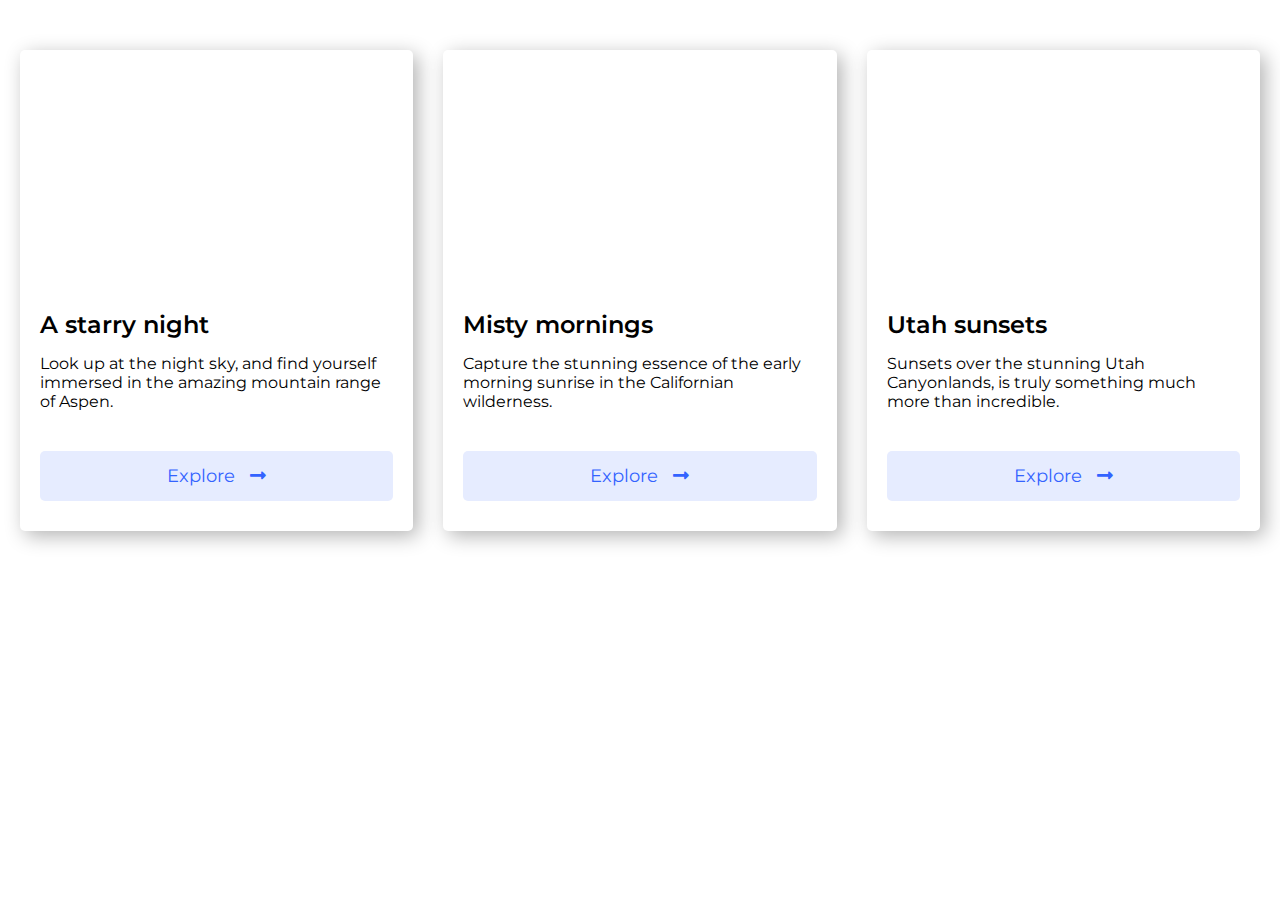
<file: Finished/index.html>
<!DOCTYPE html>
<html lang="en">
<head>
    <meta charset="UTF-8">
    <meta http-equiv="X-UA-Compatible" content="IE=edge">
    <meta name="viewport" content="width=device-width, initial-scale=1.0">
    <link rel="stylesheet" href="https://cdnjs.cloudflare.com/ajax/libs/font-awesome/5.15.4/css/all.min.css">
    <link rel="stylesheet" href="style.css">
    <title>Responsive Card Design</title>
</head>
<body>

    <!-- Container -->
    <div class="container">

        <!-- Card One -->
        <div class="card">
            <div class="card-img"></div>
            <div class="card-body">
                <h3 class="card-title">A starry night</h3>
                <p>Look up at the night sky, and find yourself immersed in the amazing mountain range of Aspen.</p>
                <a href="#" class="card-btn">Explore <i class="fas fa-long-arrow-alt-right"></i></a>
            </div>
        </div>

        <!-- Card Two -->
        <div class="card">
            <div class="card-img"></div>
            <div class="card-body">
                <h3 class="card-title">Misty mornings</h3>
                <p>Capture the stunning essence of the early morning sunrise in the Californian wilderness.</p>
                <a href="#" class="card-btn">Explore <i class="fas fa-long-arrow-alt-right"></i></a>
            </div>
        </div>

        <!-- Card Three -->
        <div class="card">
            <div class="card-img"></div>
            <div class="card-body">
                <h3 class="card-title">Utah sunsets</h3>
                <p>Sunsets over the stunning Utah Canyonlands, is truly something much more than incredible.</p>
                <a href="#" class="card-btn">Explore <i class="fas fa-long-arrow-alt-right"></i></a>
            </div>
        </div>
    </div>
</body>
</html>
</file>
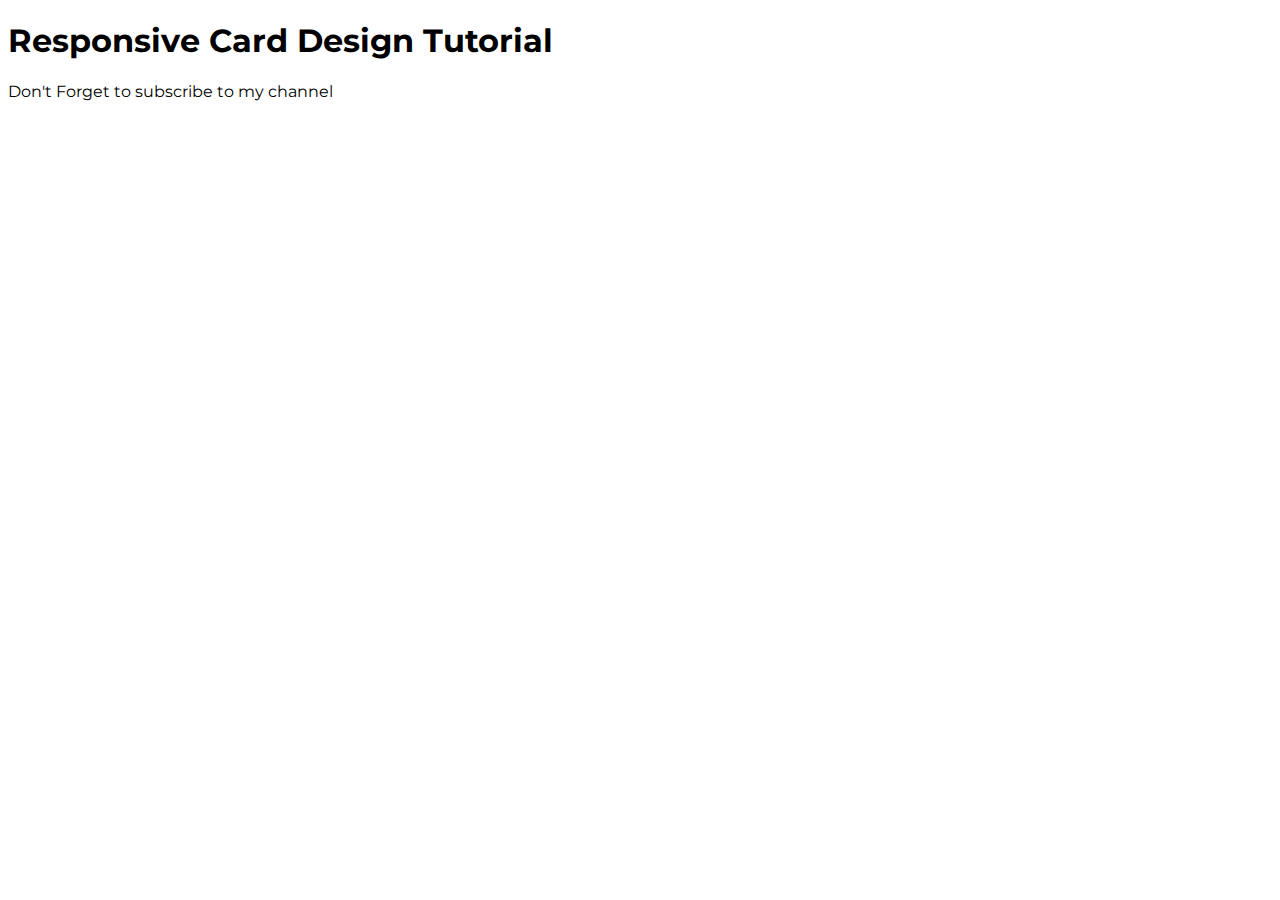
<file: Starter/index.html>
<!DOCTYPE html>
<html lang="en">
<head>
    <meta charset="UTF-8">
    <meta http-equiv="X-UA-Compatible" content="IE=edge">
    <meta name="viewport" content="width=device-width, initial-scale=1.0">

    <!-- Font Awesome -->
    <link rel="stylesheet" href="https://cdnjs.cloudflare.com/ajax/libs/font-awesome/5.15.4/css/all.min.css">

    <!-- Style of Design -->
    <link rel="stylesheet" href="style.css">
    <title>Responsive Card Design</title>
</head>
<body>
    <h1>Responsive Card Design Tutorial</h1>
    <p>Don't Forget to subscribe to my channel</p>
</body>
</html>
</file>
<file: Finished/style.css>
@import url('https://fonts.googleapis.com/css2?family=Montserrat:ital,wght@0,100;0,200;0,300;0,400;0,500;0,600;0,700;0,800;0,900;1,100;1,200;1,300;1,400;1,500;1,600;1,700;1,800;1,900&display=swap');


*{
    box-sizing: border-box;
    margin: 0;
    padding: 0;
}

body{
    font-family: 'Montserrat', sans-serif;
}

.container{
    max-width: 1300px;
    width: 100%;
    margin: 0 auto;
    display: grid;
    grid-template-columns: repeat(3, 1fr);
    grid-gap: 30px;
    padding: 50px 20px;
}

.card{
    border-radius: 5px;
    overflow: hidden;
    box-shadow: 5px 5px 20px rgba(0,0,0,0.3);
    transition: 0.4s ease;
}

.card .card-img{
    width: 100%;
    height: 230px;
}

.card:nth-child(1) .card-img{
    background: url("https://images.unsplash.com/photo-1519681393784-d120267933ba?ixlib=rb-1.2.1&ixid=eyJhcHBfaWQiOjEyMDd9&auto=format&fit=crop&w=2250&q=80") no-repeat center center / cover;
}

.card:nth-child(2) .card-img{
    background: url("https://images.unsplash.com/photo-1485160497022-3e09382fb310?ixlib=rb-1.2.1&ixid=eyJhcHBfaWQiOjEyMDd9&auto=format&fit=crop&w=2250&q=80") no-repeat center center / cover;
}

.card:nth-child(3) .card-img{
    background: url("https://images.unsplash.com/photo-1506318164473-2dfd3ede3623?ixlib=rb-1.2.1&ixid=eyJhcHBfaWQiOjEyMDd9&auto=format&fit=crop&w=3300&q=80") no-repeat center center / cover;
}

.card-body{
    padding: 30px 20px;
}

.card-body .card-title{
    font-size: 24px;
    margin-bottom: 15px;
    font-weight: 600;
}

.card-body p{
    font-size: 16px;
    margin-bottom: 40px;
}

.card-body .card-btn{
    display: block;
    width: 100%;
    height: 50px;
    line-height: 50px;
    text-align: center;
    font-size: 18px;
    line-height: 50px;
    background-color: #e6ecff;
    color: #3363ff;
    border-radius: 5px;
    text-decoration: none;
}

.card-body .card-btn i{
    margin-left: 10px;
    transition: 0.4s ease-in-out;
}

.card-body .card-btn:hover i{
    margin-left: 20px;
}

.card:hover{
    box-shadow: 8px 8px 40px rgba(0,0,0,0.5);
    transform: translateY(-20px);
}

/* Media Queries */

@media screen and (max-width: 900px) {
    .container{
        grid-template-columns: repeat(2, 1fr);
    }
}


@media screen and (max-width: 600px) {
    .container{
        grid-template-columns: 1fr;
    }
}
</file>
<file: Starter/style.css>
@import url('https://fonts.googleapis.com/css2?family=Montserrat:ital,wght@0,100;0,200;0,300;0,400;0,500;0,600;0,700;0,800;0,900;1,100;1,200;1,300;1,400;1,500;1,600;1,700;1,800;1,900&display=swap');

body{
    font-family: 'Montserrat', sans-serif;
}
</file>
